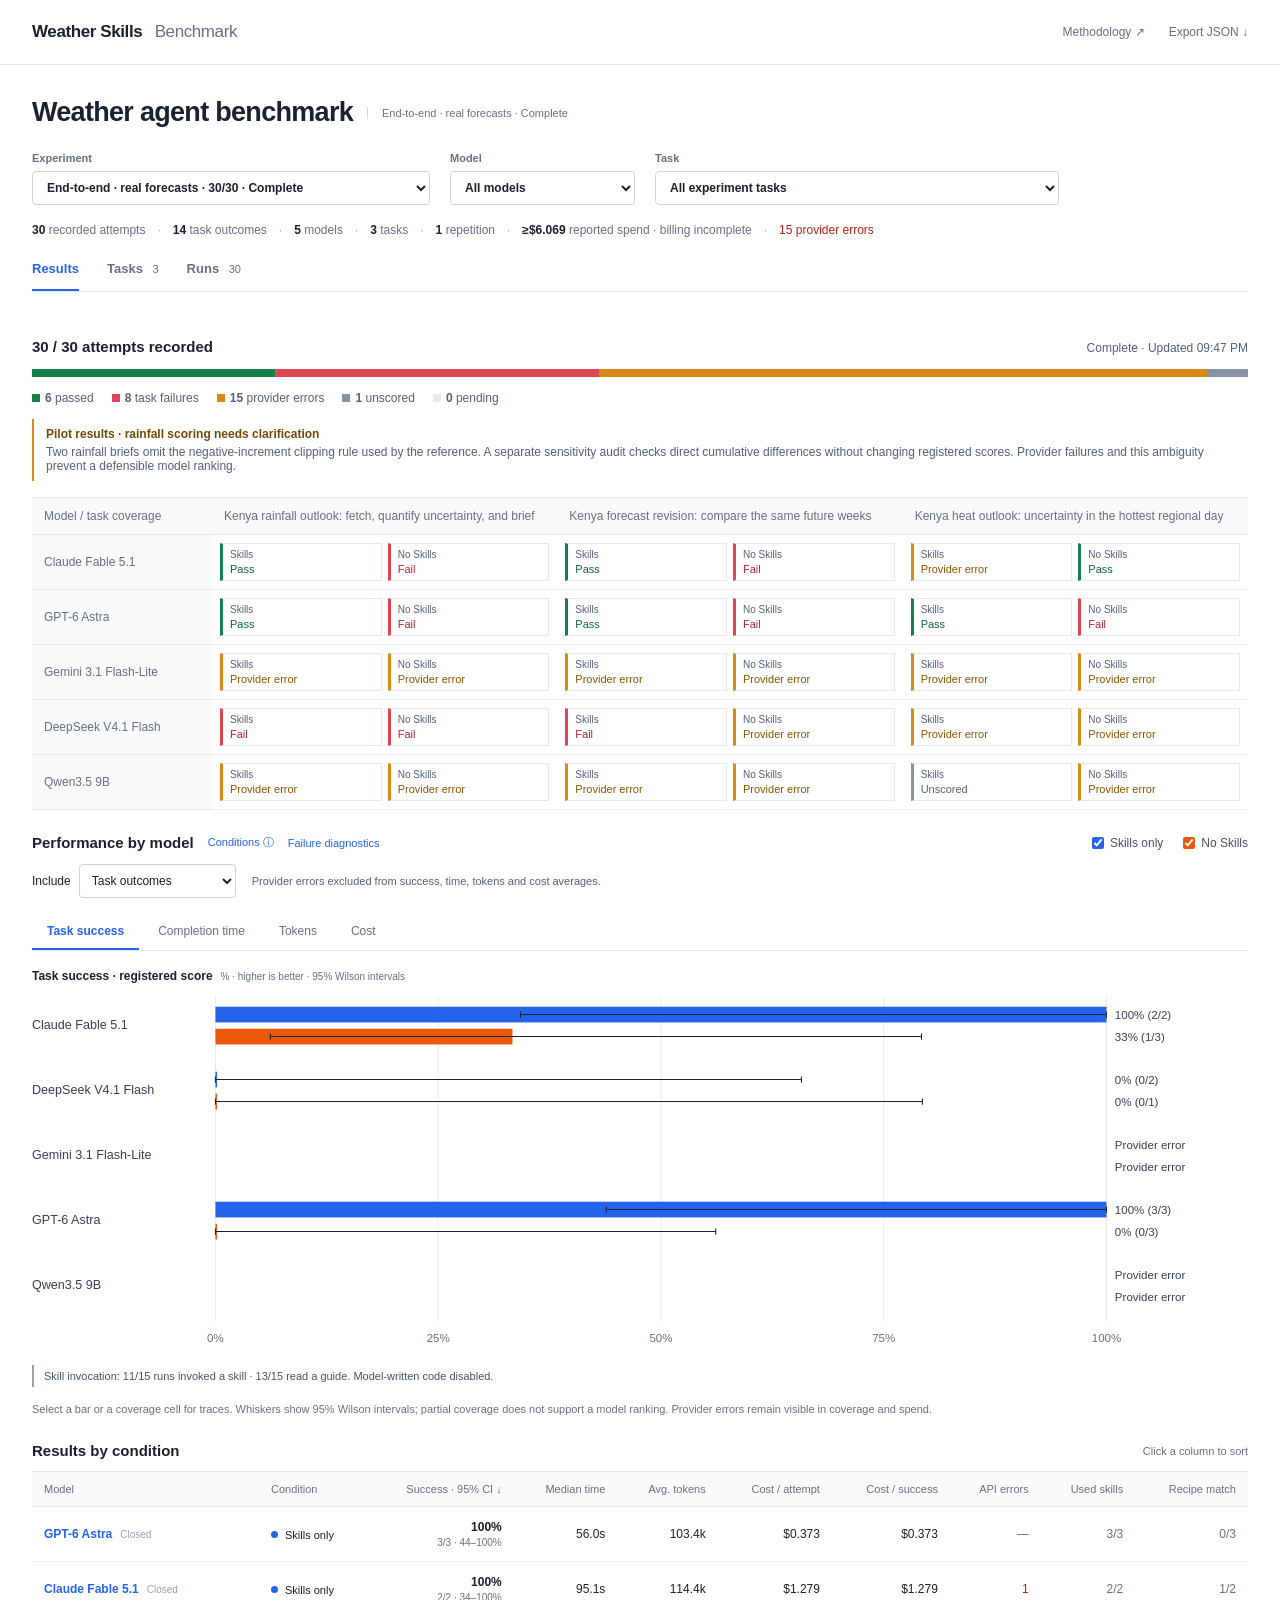
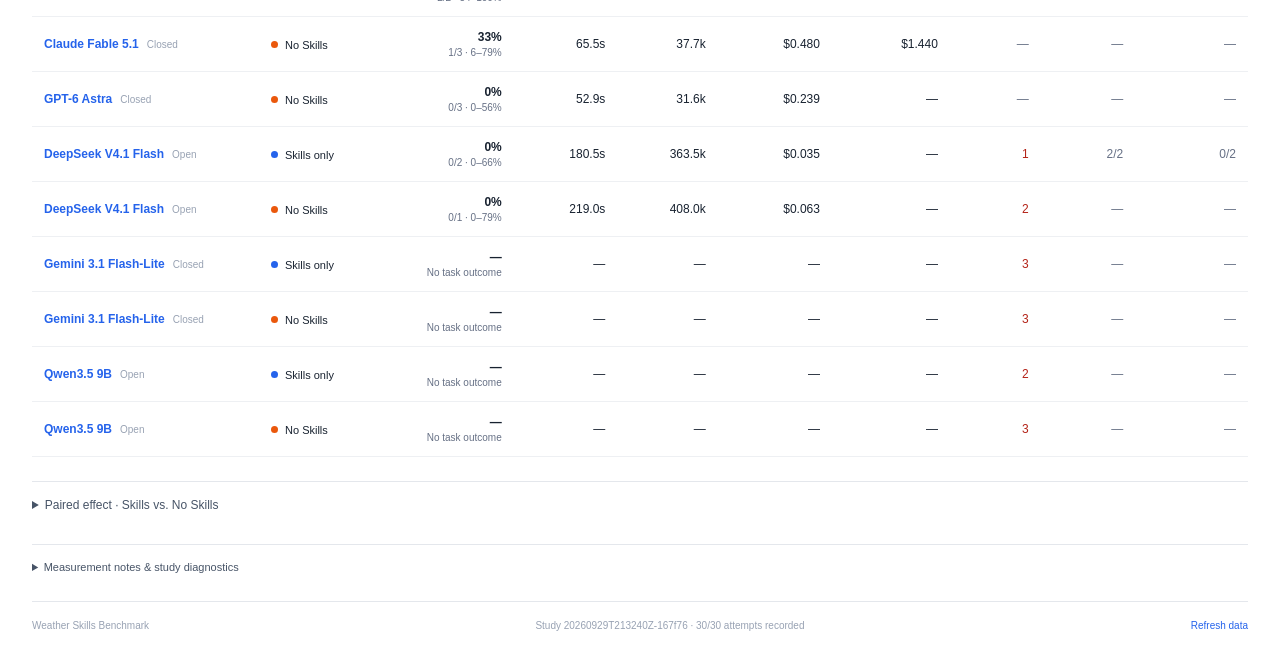
<file: docs/index.html>
<!doctype html>
<html lang="en">
<head>
  <meta charset="utf-8"><meta name="viewport" content="width=device-width,initial-scale=1">
  <meta name="description" content="Weather agent benchmark results: task success, latency, tokens, and cost with and without skills.">
  <title>Weather Skills Benchmark</title>
  <link rel="stylesheet" href="style.css">
</head>
<body>
  <header><div class="header-inner"><a class="brand" href="#results">Weather Skills <span>Benchmark</span></a><div class="header-links"><a href="https://github.com/jataware/weather-skills-bench/blob/main/METHODOLOGY.md">Methodology ↗</a><a href="data.json" download>Export JSON ↓</a></div></div></header>
  <main>
    <div class="page-heading"><h1>Weather agent benchmark</h1><span id="study-status" class="status"></span></div>
    <div class="controls"><label>Experiment<select id="study-select"></select></label><label>Model<select id="model-select"></select></label><label>Task<select id="case-select"></select></label></div>
    <div id="study-summary" class="study-summary" aria-live="polite"></div>
    <nav class="tabs" aria-label="Benchmark views"><button id="tab-results" data-view="results" aria-current="page">Results</button><button id="tab-tasks" data-view="tasks">Tasks <span id="task-count"></span></button><button id="tab-runs" data-view="runs">Runs <span id="run-count"></span></button></nav>
    <section id="view-results" aria-labelledby="tab-results">
      <section id="study-progress" class="study-progress" aria-label="Experiment progress"></section>
      <div id="quality-note" class="quality-note" hidden></div>
      <div id="coverage" class="table-scroll coverage"></div>
      <div class="chart-toolbar"><div class="heading-with-help"><h2>Performance by model</h2><button id="condition-help" class="text-button">Conditions ⓘ</button><button id="failure-help" class="text-button">Failure diagnostics</button></div><fieldset id="conditions"><legend class="sr-only">Chart conditions</legend></fieldset></div>
      <div class="result-basis"><label>Include <select id="result-basis"><option value="capability">Task outcomes</option><option value="operational">All scored attempts</option></select></label><span id="basis-note"></span></div>
      <div class="metric-switch" role="group" aria-label="Chart metric"><button data-metric="success" aria-pressed="true">Task success</button><button data-metric="latency" aria-pressed="false">Completion time</button><button data-metric="tokens" aria-pressed="false">Tokens</button><button data-metric="cost" aria-pressed="false">Cost</button></div><div id="charts" class="charts"></div><div id="skill-adoption" class="adoption-note"></div>
      <p class="footnote">Select a bar or a coverage cell for traces. Whiskers show 95% Wilson intervals; partial coverage does not support a model ranking. Provider errors remain visible in coverage and spend.</p>
      <div class="table-heading"><h2>Results by condition</h2><span>Click a column to sort</span></div>
      <div class="table-scroll"><table><thead><tr><th><button data-sort="model">Model</button></th><th><button data-sort="arm">Condition</button></th><th class="numeric"><button data-sort="success">Success · 95% CI ↓</button></th><th class="numeric"><button data-sort="latency">Median time</button></th><th class="numeric"><button data-sort="tokens">Avg. tokens</button></th><th class="numeric"><button data-sort="cost">Cost / attempt</button></th><th class="numeric"><button data-sort="cost_per_success">Cost / success</button></th><th class="numeric"><button data-sort="errors">API errors</button></th><th class="numeric" title="Runs with at least one non-help skill invocation"><button data-sort="adoption">Used skills</button></th><th class="numeric"><button data-sort="workflow">Recipe match</button></th></tr></thead><tbody id="comparison"></tbody></table></div>
      <details class="supplement"><summary>Paired effect · Skills vs. No Skills</summary><div class="table-scroll"><table><thead><tr><th>Model</th><th class="numeric">Pairs</th><th class="numeric">Skills win / No Skills win</th><th class="numeric">Success change</th><th class="numeric">Exact p</th><th class="numeric">Adjusted p</th></tr></thead><tbody id="paired"></tbody></table></div><p class="footnote">Matched task/repetition; provider-error and interrupted pairs excluded. Wins count discordant outcomes. Exact McNemar p-values compare paired success; Holm adjustment covers the planned model panel. Repeated fixtures are not treated as independent pairs. These diagnostic tasks do not establish operational forecast quality.</p></details>
    </section>
    <section id="view-tasks" aria-labelledby="tab-tasks" hidden><div class="table-heading"><h2>Tasks in this experiment</h2><span id="validation-status"></span></div><div class="table-scroll"><table><thead><tr><th>Task</th><th class="numeric">Skill steps</th><th class="numeric">Skills success</th><th class="numeric">Python success</th><th>Traces</th></tr></thead><tbody id="task-list"></tbody></table></div></section>
    <section id="view-runs" aria-labelledby="tab-runs" hidden>
      <div class="table-heading"><h2>Individual attempts</h2><div class="run-filters"><label class="inline-label">Condition <select id="run-arm-select"><option value="all">All conditions</option><option value="skills_only">Skills only</option><option value="skills">Skills available</option><option value="python">No Skills</option><option value="python_one_shot">Python · one shot</option><option value="docs_only">Docs + Python</option></select></label><label class="inline-label">Outcome <select id="outcome-select"><option value="all">All outcomes</option><option value="pass">Pass</option><option value="fail">Fail</option><option value="api_error">Provider error</option></select></label></div></div>
      <div class="run-plot-heading"><h3>Tokens vs. cost</h3><span>Each point is one attempt. Select a point to inspect its log.</span></div>
      <div class="run-legend"><span><i class="dot" style="--series:#2563eb"></i>Skills</span><span><i class="dot" style="--series:#ea580c"></i>No Skills</span><span>● Pass &nbsp; ○ Fail &nbsp; × Provider error</span></div>
      <div id="run-scatter" class="run-scatter"></div><p id="run-hover" class="footnote" aria-live="polite">Select a point or use View log below.</p>
      <div class="table-scroll"><table><thead><tr><th>Model / condition</th><th>Task</th><th>Outcome</th><th class="numeric">Time</th><th class="numeric">Tokens</th><th class="numeric">Cost</th><th class="numeric">Skill calls</th><th>Log</th></tr></thead><tbody id="runs"></tbody></table></div>
    </section>
    <details class="supplement audit"><summary>Measurement notes & study diagnostics</summary><ul><li>Success is graded against deterministic reference answers. Workflow checks skill calls and artifact dependencies separately.</li><li>A saved answer can pass even if a later submission request hits a provider error. Time covers model calls and execution; environment setup is excluded. Tokens and cost include all requests in each scored attempt. Missing billing is shown as unknown.</li><li>The current study compares skills-only with No Skills under equal limits. It measures these two agent configurations, not the complete Codex or Claude Code products. Historical protocols remain separate.</li><li>Success is reported with 95% Wilson intervals. Each experiment has a fixed task set; uncertainty estimates do not establish generalization to African operational forecasts.</li></ul><p id="diagnostics"></p><p id="pins" class="mono"></p></details>
    <footer><span>Weather Skills Benchmark</span><span id="footer-note"></span><button id="refresh-data" class="text-button">Refresh data</button></footer>
  </main>
  <aside id="detail-drawer" class="detail-drawer" aria-labelledby="detail-title" hidden><div class="drawer-heading"><button id="drawer-back" class="text-button" hidden>← Back</button><h2 id="detail-title" tabindex="-1"></h2><button id="close-drawer" aria-label="Close details">×</button></div><div id="detail-content"></div></aside>
  <script src="data.js"></script><script src="app.js"></script>
</body></html>
</file>
<file: docs/style.css>
:root{color-scheme:light;--ink:#182230;--muted:#667085;--line:#e4e7ec;--blue:#2563eb;--orange:#ea580c;--purple:#7c3aed;font-family:Inter,-apple-system,BlinkMacSystemFont,"Segoe UI",sans-serif;font-size:14px;color:var(--ink);background:#fff;font-synthesis:none}
*{box-sizing:border-box}body{margin:0}button,select{font:inherit}button,a,select{touch-action:manipulation}a{color:inherit;text-decoration:none}a:hover{color:var(--blue)}button{cursor:pointer}button:focus-visible,a:focus-visible,select:focus-visible,summary:focus-visible{outline:2px solid var(--blue);outline-offset:4px}[hidden]{display:none!important}header{border-bottom:1px solid var(--line)}.header-inner{max-width:1320px;margin:auto;padding:22px 32px;display:flex;justify-content:space-between;align-items:center;gap:20px}.brand{font-size:17px;font-weight:650;letter-spacing:-.4px}.brand span{font-weight:400;color:var(--muted);margin-left:8px}.header-links{display:flex;gap:24px;font-size:12px;color:var(--muted)}main{max-width:1320px;margin:auto;padding:32px 32px 0}.page-heading{display:flex;align-items:center;gap:14px;margin-bottom:24px}h1{font-size:27px;letter-spacing:-.7px;margin:0;font-weight:650}h2{font-size:15px;font-weight:650;margin:0}h3{font-size:14px;margin:24px 0 12px}.status{font-size:11px;color:var(--muted);border-left:1px solid #d0d5dd;padding-left:14px}.controls{display:flex;gap:20px;flex-wrap:wrap}.controls label{display:flex;flex-direction:column;gap:7px;color:var(--muted);font-size:11px;font-weight:600}select{border:1px solid #d0d5dd;border-radius:4px;background:#fff;color:var(--ink);font-size:12px;min-height:34px;padding:6px 32px 6px 10px;max-width:100%}.controls label:first-child select{min-width:265px}.study-summary{display:flex;gap:0;flex-wrap:wrap;margin:18px 0 24px;color:var(--muted);font-size:12px}.study-summary span+span:before{content:"·";margin:0 12px;color:#98a2b3}.study-summary b{font-weight:600;color:var(--ink)}.tabs{display:flex;gap:28px;border-bottom:1px solid var(--line);margin-bottom:24px}.tabs button{border:0;border-bottom:2px solid transparent;background:none;padding:0 0 13px;color:var(--muted);font-size:13px;font-weight:600}.tabs button[aria-current]{border-color:var(--blue);color:var(--blue)}.tabs span{font-size:11px;margin-left:6px;font-weight:400}.chart-toolbar,.table-heading{display:flex;align-items:center;justify-content:space-between;gap:16px;margin-bottom:18px}.chart-toolbar fieldset{display:flex;gap:20px;border:0;margin:0;padding:0}.chart-toolbar label{display:flex;align-items:center;gap:6px;font-size:12px;color:#475467;cursor:pointer}.chart-toolbar input{width:12px;height:12px;margin:0;accent-color:var(--series)}.charts{display:grid;grid-template-columns:1fr 1fr;column-gap:42px;row-gap:26px}.chart{min-width:0}.chart-heading{display:flex;align-items:baseline;gap:8px;margin:0 0 8px}.chart-heading h3{font-size:12px;font-weight:650;margin:0}.chart-heading span{color:var(--muted);font-size:10px}.chart svg{display:block;width:100%;height:auto;overflow:visible}.chart svg text{font-family:inherit;fill:var(--muted);font-size:10px}.chart svg .model-label{fill:#344054;font-size:10px;font-weight:500}.chart svg .bar-value{fill:#344054;font-size:10px;font-variant-numeric:tabular-nums}.chart svg .grid{stroke:#eaecf0;stroke-width:1}.chart svg rect:hover{opacity:.75}.footnote{color:var(--muted);font-size:11px;line-height:1.6;margin:14px 0 24px}.table-heading{margin-top:30px;margin-bottom:12px}.table-heading>span{font-size:11px;color:var(--muted)}.table-scroll{overflow-x:auto}table{width:100%;border-collapse:collapse;font-size:12px;white-space:nowrap;font-variant-numeric:tabular-nums;text-align:left}th{font-size:11px;color:#667085;font-weight:500;background:#f9fafb;border-top:1px solid var(--line);border-bottom:1px solid var(--line);padding:11px 12px}th button{border:0;background:none;padding:0;color:inherit;font-size:inherit;white-space:nowrap}td{padding:13px 12px;border-bottom:1px solid #eef0f3}th:first-child,td:first-child{padding-left:12px}tbody tr:hover{background:#fafbfc}.numeric{text-align:right}.model-name{font-weight:600}.weight-label{font-weight:400;color:#98a2b3;font-size:10px;margin-left:8px}.condition{display:inline-flex;align-items:center;gap:7px;font-size:11px}.dot{width:7px;height:7px;display:inline-block;border-radius:50%;background:var(--series);flex-shrink:0}.rate-count{font-size:10px;color:var(--muted);margin-left:7px}.success-value{font-weight:600}.error{color:#b42318}.muted{color:var(--muted)}.supplement{border-top:1px solid var(--line);margin-top:24px;padding-top:16px;font-size:12px}.supplement summary{cursor:pointer;font-weight:500;color:#475467}.supplement[open] summary{margin-bottom:16px}.supplement li{margin:8px 0;line-height:1.6}.supplement p{line-height:1.6;color:var(--muted)}.audit{margin-top:32px;font-size:11px}.audit ul{padding-left:18px}.mono{font-family:ui-monospace,SFMono-Regular,monospace;font-size:10px;overflow-wrap:anywhere}footer{display:flex;justify-content:space-between;gap:16px;border-top:1px solid var(--line);margin-top:28px;padding:18px 0 24px;color:#98a2b3;font-size:10px}.text-button{border:0;background:none;padding:0;text-align:left;color:var(--blue);font-size:inherit}.text-button:hover{text-decoration:underline}.run-condition{margin-top:4px;font-size:10px;color:var(--muted)}.inline-label{display:flex;align-items:center;gap:10px;color:var(--muted);font-size:11px}.empty{padding:36px;text-align:center;color:var(--muted)}.sr-only{position:absolute;width:1px;height:1px;padding:0;margin:-1px;overflow:hidden;clip:rect(0,0,0,0);white-space:nowrap;border:0}dialog{width:min(800px,calc(100% - 32px));max-height:85vh;border:1px solid var(--line);border-radius:6px;padding:24px 28px;color:var(--ink);box-shadow:0 20px 80px #10182826}dialog::backdrop{background:#10182866}.dialog-heading{display:flex;justify-content:space-between;align-items:center;gap:20px;position:sticky;top:-24px;background:white;padding:4px 0 16px;border-bottom:1px solid var(--line)}.dialog-heading h2{font-size:18px;line-height:1.4}.dialog-heading button{background:none;border:0;color:var(--muted);font-size:26px}#detail-content{font-size:13px;line-height:1.65}#detail-content details{border-top:1px solid var(--line);padding-top:12px;margin-top:16px}#detail-content summary{cursor:pointer}pre{font:11px/1.6 ui-monospace,SFMono-Regular,monospace;background:#f9fafb;padding:14px;overflow:auto;max-height:360px;border:1px solid var(--line)}.trace{padding-left:22px}.trace li{padding:5px 0;border-bottom:1px solid #f2f4f7}.pass{color:#15803d}.fail{color:#b42318}
@media(min-width:1400px){main{padding-top:36px}.charts{column-gap:60px}}
@media(max-width:800px){main{padding:24px 20px 0}.header-inner{padding:18px 20px}.brand{font-size:15px}.brand span{margin-left:4px}.header-links{gap:14px}.chart-toolbar{align-items:flex-start;flex-direction:column}.charts{column-gap:22px}.controls{gap:12px}h1{font-size:24px}.weight-label{display:none}}
@media(max-width:600px){.header-inner{align-items:flex-start;gap:10px;flex-direction:column}.header-links{font-size:11px}.page-heading{justify-content:space-between;gap:8px}h1{font-size:23px}.status{font-size:10px;padding-left:8px}.controls{display:grid;grid-template-columns:1fr 1fr}.controls label:first-child{grid-column:1/-1}.controls label:first-child select{min-width:0}.controls select{width:100%}.study-summary{line-height:1.9;margin:14px 0 20px}.study-summary span+span:before{margin:0 8px}.chart-toolbar fieldset{gap:14px;flex-wrap:wrap}.chart-toolbar label{font-size:11px}.charts{grid-template-columns:1fr;gap:22px}.chart-heading{margin-bottom:8px}.table-heading{align-items:flex-start}.table-heading>span{font-size:10px}footer{line-height:1.5}.tabs{margin-bottom:22px}dialog{padding:18px}.dialog-heading{top:-18px}.inline-label{gap:6px}}
.heading-with-help{display:flex;align-items:center;gap:14px}.heading-with-help button{font-size:11px}.adoption-note{color:#475467;font-size:11px;margin-top:16px;border-left:2px solid #98a2b3;padding:5px 10px}.run-filters{display:flex;gap:18px;flex-wrap:wrap}.run-plot-heading{display:flex;align-items:baseline;gap:16px;margin-top:24px}.run-plot-heading h3{margin:0}.run-plot-heading span{font-size:11px;color:var(--muted)}.run-legend{display:flex;gap:20px;flex-wrap:wrap;margin:14px 0;color:var(--muted);font-size:11px}.run-legend>span{display:flex;align-items:center;gap:6px}.run-scatter svg{width:100%;max-height:350px;display:block}.run-scatter text{font:11px inherit;fill:var(--muted)}.run-scatter .grid{stroke:#eef0f3;stroke-width:1}.run-point{cursor:pointer}.run-point:hover,.run-point:focus-visible{filter:drop-shadow(0 0 3px #64748b);outline:none}.run-metrics{display:flex;align-items:center;gap:12px 22px;flex-wrap:wrap;padding:14px 0 18px;font-size:12px}.run-metrics span{color:var(--muted)}.run-metrics b{color:var(--ink)}.log-tabs{display:flex;gap:24px;border-bottom:1px solid var(--line);margin:0 0 18px}.log-tabs button{background:none;border:0;border-bottom:2px solid transparent;padding:8px 0 10px;font-size:12px;color:var(--muted)}.log-tabs button[aria-current]{color:var(--blue);border-color:var(--blue)}#detail-content .log-event{margin:0;padding:0;border-top:0;border-bottom:1px solid var(--line)}.log-event summary{padding:12px 0;font-size:12px}.log-event summary b{font-weight:500}.event-number{color:#98a2b3;margin:0 10px 0 5px;font-size:11px}.event-result{float:right;margin-left:12px;font-size:11px}.log-event h4{font-size:11px;font-weight:500;color:var(--muted);margin:12px 0 0}.log-event pre{margin:6px 0 16px}.error-output{border-left:2px solid #f04438}.call-bar{display:flex;width:160px;height:9px;background:#f2f4f7}.call-bar i:first-child{background:#93c5fd}.call-bar i:last-child{background:#2563eb}.input-key{color:#3b82f6}.output-key{color:#1d4ed8}.log-policy{border-top:1px solid var(--line);padding-top:16px;margin-top:24px}dialog:has(.log-tabs){width:min(1000px,calc(100% - 32px))}
@media(max-width:800px){.run-filters{gap:10px}.run-plot-heading{flex-direction:column;gap:6px}.run-filters .inline-label{flex-direction:column;align-items:flex-start;gap:4px}.run-legend{gap:10px 16px}.log-tabs{gap:16px}}
@media(max-width:600px){.run-scatter text{font-size:10px}.run-scatter svg{max-height:none}.log-tabs{gap:12px}.log-tabs button{font-size:11px}.event-result{float:none;display:block;margin-left:28px}.run-metrics{gap:10px 18px}.call-bar{width:100px}}
.run-scatter text{font-family:inherit;font-size:11px}
@media(max-width:600px){.run-scatter text{font-size:10px}}
/* Benchmark v2: one metric at a time, direct drill-down, non-modal side panel. */
.charts{display:block}.metric-switch{display:flex;gap:4px;border-bottom:1px solid var(--line);margin:4px 0 18px}.metric-switch button{border:0;border-bottom:2px solid transparent;background:white;color:var(--muted);padding:10px 15px;font-size:12px}.metric-switch button[aria-pressed=true]{color:var(--blue);border-color:var(--blue);font-weight:600}.bar-link{cursor:pointer}.bar-link:hover rect:not([fill=transparent]),.bar-link:focus-visible rect:not([fill=transparent]){opacity:.72}.bar-link:focus-visible{outline:2px solid #2563eb;outline-offset:2px}.chart svg .model-label{font-size:12px}.chart svg text,.chart svg .bar-value{font-size:11px}.detail-drawer{position:fixed;z-index:10;top:0;right:0;bottom:0;width:min(760px,65vw);padding:0 26px 24px;background:#fff;border-left:1px solid #d0d5dd;box-shadow:-12px 0 36px #10182812;overflow:auto;overscroll-behavior:contain}.drawer-heading{position:sticky;top:0;z-index:2;background:#fff;display:flex;align-items:center;gap:14px;padding:20px 0 16px;border-bottom:1px solid var(--line)}.drawer-heading h2{font-size:17px;line-height:1.4;flex:1}.drawer-heading h2:focus{outline:none}.drawer-heading>button:last-child{border:0;background:none;font-size:25px;color:var(--muted);padding:0 3px}.drawer-heading #drawer-back{font-size:12px;white-space:nowrap}.drawer-run-list{border-top:1px solid var(--line);margin:14px 0 24px}.drawer-run{width:100%;display:flex;justify-content:space-between;align-items:center;gap:14px;border:0;border-bottom:1px solid var(--line);padding:15px 0;background:white;text-align:left;font:12px/1.5 inherit}.drawer-run:hover{background:#f9fafb}.drawer-run b{font-size:12px;font-weight:600}.drawer-run small{display:block;color:var(--muted);font-size:11px;margin-top:4px}.drawer-run>span:last-child{text-align:right;flex-shrink:0;font-size:12px}.rate-count{display:block;margin:3px 0 0;font-size:10px}.chart-toolbar{margin-bottom:8px}.chart svg{max-height:600px}.adoption-note{margin-top:10px}.table-heading{margin-top:24px}#view-tasks td:first-child{white-space:normal;min-width:280px}
@media(max-width:800px){.detail-drawer{width:min(680px,90vw)}.drawer-run{align-items:flex-start}.drawer-run small{font-size:10px}.chart svg .model-label{font-size:11px}}
@media(max-width:600px){.detail-drawer{width:100%;padding:0 18px 24px}.drawer-heading{padding-top:16px}.drawer-heading h2{font-size:15px}.metric-switch{gap:0}.metric-switch button{padding:10px 8px;font-size:11px}.chart svg .model-label{font-size:9px}.chart svg text,.chart svg .bar-value{font-size:9px}.chart svg{max-height:none}.drawer-run{gap:10px}.drawer-run>span:last-child{max-width:125px}.drawer-run b{font-size:11px}.drawer-run small{white-space:normal}.chart-heading{align-items:flex-start;flex-direction:column;gap:4px}}

.answer-comparison{display:grid;grid-template-columns:repeat(2,minmax(0,1fr));gap:16px}.answer-comparison h3{font-size:13px}.answer-comparison pre{font-size:11px}.grading-failures{font:11px/1.7 ui-monospace,monospace;padding-left:20px;color:var(--muted)}@media(max-width:600px){.answer-comparison{grid-template-columns:1fr}}

/* Coverage makes absent and infrastructure outcomes explicit before comparisons. */
.study-progress{padding:22px 0 14px}.progress-heading{display:flex;align-items:baseline;justify-content:space-between;gap:16px}.progress-heading span{font-size:12px;color:#52617a}.progress-track{display:flex;height:8px;background:#eef1f5;margin:14px 0}.progress-track span{min-width:2px}.segment-pass{background:#16804a}.segment-fail{background:#dc4655}.segment-provider{background:#d78a13}.segment-unscored{background:#8792a3}.segment-pending{background:#e4e8ef}.progress-legend{display:flex;flex-wrap:wrap;gap:18px;font-size:12px;color:#52617a}.progress-legend i{display:inline-block;width:8px;height:8px;margin-right:5px}.active-attempt{font-size:12px;color:#52617a;margin:12px 0 0}.coverage{margin-bottom:24px}.coverage table{width:100%;table-layout:fixed}.coverage th{white-space:normal;font-size:12px;vertical-align:middle}.coverage th:first-child{width:180px}.coverage td{padding:8px}.coverage-cell{display:flex;gap:6px}.coverage-result{display:flex;flex:1;flex-direction:column;gap:3px;align-items:flex-start;text-align:left;padding:5px 7px;background:#fff;border:1px solid #e4e8ef;border-left:3px solid #e4e8ef;border-radius:0;cursor:pointer;font-size:11px;min-width:0}.coverage-result span{font-size:10px;color:#52617a}.coverage-result b{font-weight:500}.coverage-pass{border-left-color:#16804a;color:#116638}.coverage-fail{border-left-color:#dc4655;color:#ae2634}.coverage-provider{border-left-color:#d78a13;color:#8a5600}.coverage-unscored{border-left-color:#8792a3;color:#52617a}.coverage-running{border-left-color:#2563eb;color:#2563eb}.coverage-pending{color:#718096;background:#fafbfc}.coverage-result:hover{background:#f1f5fa}.result-basis{display:flex;align-items:center;gap:16px;padding:5px 0 12px;font-size:12px}.result-basis label{display:flex;align-items:center;gap:8px;white-space:nowrap}.result-basis select{padding:6px 24px 6px 8px;border:1px solid #cbd3df;background:white;color:#182230}.result-basis span{color:#52617a;font-size:11px}@media(max-width:700px){.coverage table{min-width:730px}.progress-heading{align-items:flex-start;flex-direction:column;gap:4px}.progress-legend{gap:10px}.result-basis{align-items:flex-start;flex-direction:column;gap:6px}}

.quality-note{border-left:2px solid #d78a13;padding:8px 12px;margin:0 0 16px;font-size:12px;background:#fff}.quality-note b{display:block;color:#714a08;margin-bottom:4px}.quality-note span{color:#52617a}
</file>
